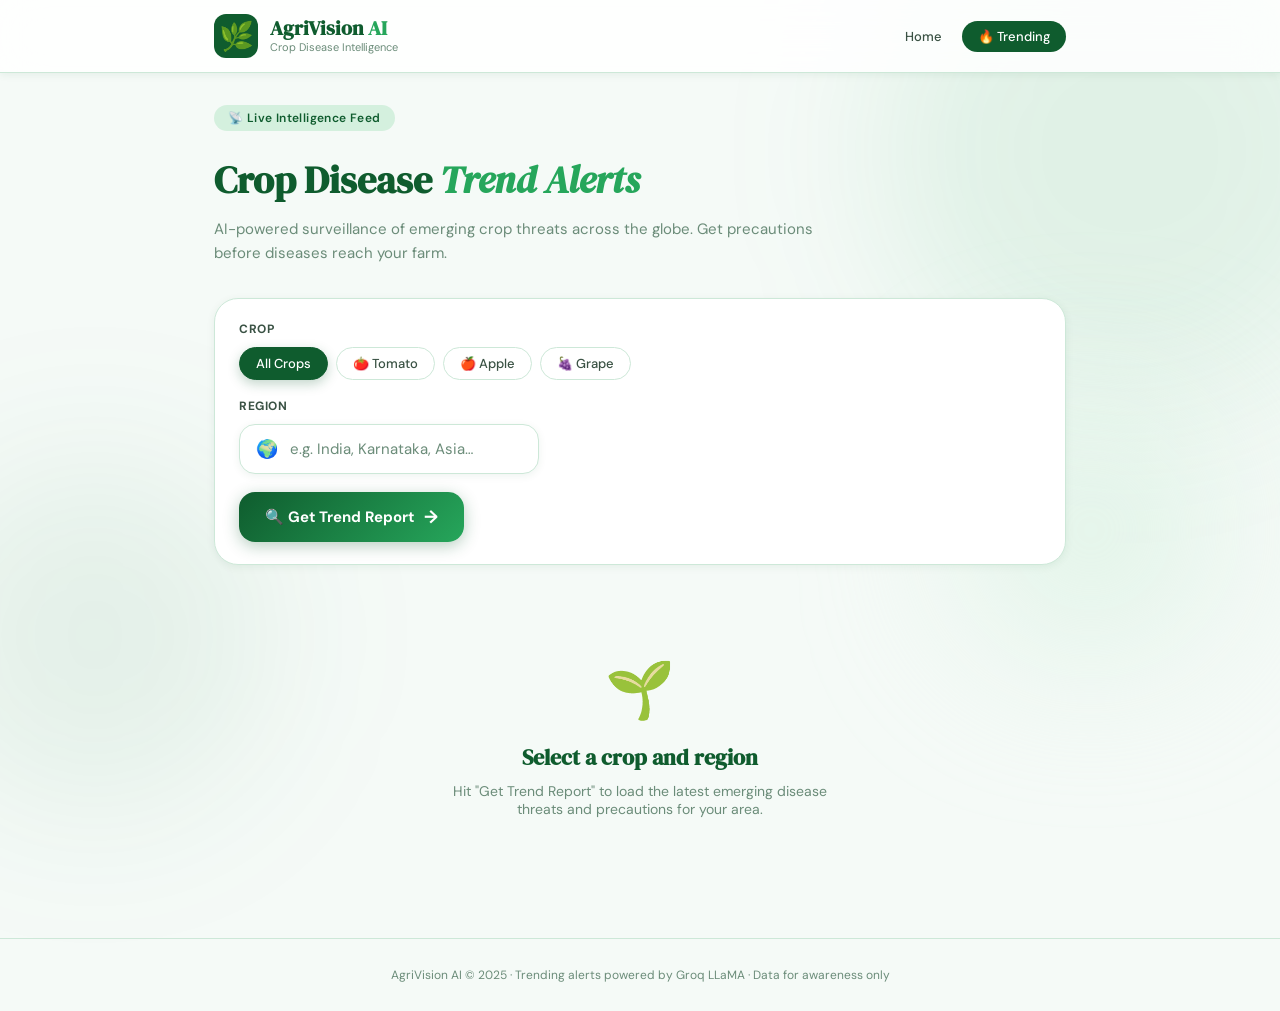
<file: frontend/news.html>
<!DOCTYPE html>
<html lang="en">
<head>
  <meta charset="UTF-8">
  <meta name="viewport" content="width=device-width, initial-scale=1.0">
  <title>Trending News — AgriVision AI</title>
  <link rel="preconnect" href="https://fonts.googleapis.com">
  <link rel="preconnect" href="https://fonts.gstatic.com" crossorigin>
  <link href="https://fonts.googleapis.com/css2?family=DM+Serif+Display:ital@0;1&family=DM+Sans:wght@300;400;500;600;700&display=swap" rel="stylesheet">
  <link rel="stylesheet" href="style.css">
  <link rel="stylesheet" href="news.css">
</head>
<body>

  <div class="bg-orb orb1"></div>
  <div class="bg-orb orb2"></div>
  <div class="bg-orb orb3"></div>

  <!-- Shared Header / Navbar -->
  <header class="header">
    <div class="header-inner">
      <div class="logo">
        <div class="logo-icon">🌿</div>
        <div>
          <h1>AgriVision <span>AI</span></h1>
          <p>Crop Disease Intelligence</p>
        </div>
      </div>
      <nav class="nav">
        <a href="index.html" class="nav-link">Home</a>
        <a href="news.html" class="nav-link active">🔥 Trending</a>
      </nav>
    </div>
  </header>

  <main class="main">

    <!-- Page Hero -->
    <section class="news-hero">
      <div class="news-hero-text">
        <span class="hero-tag">📡 Live Intelligence Feed</span>
        <h2>Crop Disease <em>Trend Alerts</em></h2>
        <p>AI-powered surveillance of emerging crop threats across the globe. Get precautions before diseases reach your farm.</p>
      </div>
    </section>

    <!-- Filter Bar -->
    <div class="filter-bar">
      <div class="filter-group">
        <label>Crop</label>
        <div class="chip-group" id="cropFilter">
          <button class="chip active" data-crop="All">All Crops</button>
          <button class="chip" data-crop="Tomato">🍅 Tomato</button>
          <button class="chip" data-crop="Apple">🍎 Apple</button>
          <button class="chip" data-crop="Grape">🍇 Grape</button>
        </div>
      </div>

      <div class="filter-group">
        <label>Region</label>
        <div class="location-wrap" style="max-width:300px">
          <span class="loc-icon">🌍</span>
          <input type="text" id="regionInput" class="location-input" placeholder="e.g. India, Karnataka, Asia…">
        </div>
      </div>

      <button class="fetch-btn" id="fetchBtn" onclick="fetchTrends()">
        <span>🔍 Get Trend Report</span>
        <span class="btn-arrow">→</span>
      </button>
    </div>

    <!-- Loader -->
    <div class="loader" id="loader">
      <div class="loader-ring"></div>
      <p>Scanning global crop disease intelligence…</p>
    </div>

    <!-- Error -->
    <div class="error-box" id="errorBox"></div>

    <!-- Cards Grid -->
    <div class="news-grid" id="newsGrid"></div>

    <!-- Empty State -->
    <div class="empty-state" id="emptyState">
      <div class="empty-icon">🌱</div>
      <h3>Select a crop and region</h3>
      <p>Hit "Get Trend Report" to load the latest emerging disease threats and precautions for your area.</p>
    </div>

  </main>

  <footer class="footer">
    <p>AgriVision AI &copy; 2025 · Trending alerts powered by Groq LLaMA · Data for awareness only</p>
  </footer>
  <script>
    window.ENV = { BACKEND_URL: "https://agrivision-backend-s050.onrender.com" };
  </script>
  <script src="news.js"></script>
</body>
</html>
</file>
<file: frontend/style.css>
/* ─── Reset & Base ─────────────────────────────────────────── */
*, *::before, *::after { box-sizing: border-box; margin: 0; padding: 0; }

:root {
  --green-dark:   #0f5c2e;
  --green-mid:    #1a7a40;
  --green-bright: #26a65b;
  --green-light:  #d4f0de;
  --green-pale:   #edf8f1;
  --white:        #ffffff;
  --off-white:    #f5faf7;
  --text-dark:    #111f17;
  --text-mid:     #3a5244;
  --text-soft:    #6b8c79;
  --border:       #cde8d8;
  --shadow-sm:    0 2px 8px rgba(15,92,46,.07);
  --shadow-md:    0 6px 24px rgba(15,92,46,.12);
  --shadow-lg:    0 12px 40px rgba(15,92,46,.16);
  --radius-sm:    8px;
  --radius-md:    16px;
  --radius-lg:    24px;
  --font-display: 'DM Serif Display', Georgia, serif;
  --font-body:    'DM Sans', system-ui, sans-serif;
  --transition:   .25s cubic-bezier(.4,0,.2,1);
}

html { scroll-behavior: smooth; }

body {
  font-family: var(--font-body);
  background: var(--off-white);
  color: var(--text-dark);
  min-height: 100vh;
  overflow-x: hidden;
  position: relative;
}

/* ─── Background Orbs ───────────────────────────────────────── */
.bg-orb {
  position: fixed;
  border-radius: 50%;
  filter: blur(80px);
  pointer-events: none;
  z-index: 0;
  animation: float 8s ease-in-out infinite alternate;
}
.orb1 { width: 500px; height: 500px; background: rgba(38,166,91,.10); top: -100px; right: -100px; animation-delay: 0s; }
.orb2 { width: 350px; height: 350px; background: rgba(26,122,64,.08); bottom: 10%; left: -80px; animation-delay: 3s; }
.orb3 { width: 250px; height: 250px; background: rgba(212,240,222,.6); top: 45%; right: 5%; animation-delay: 5s; }

@keyframes float {
  from { transform: translateY(0) scale(1); }
  to   { transform: translateY(-30px) scale(1.05); }
}

/* ─── Header ────────────────────────────────────────────────── */
.header {
  position: sticky;
  top: 0;
  z-index: 100;
  background: rgba(255,255,255,.85);
  backdrop-filter: blur(20px);
  border-bottom: 1px solid var(--border);
  box-shadow: var(--shadow-sm);
}
.header-inner {
  max-width: 900px;
  margin: 0 auto;
  padding: 14px 24px;
  display: flex;
  align-items: center;
  justify-content: space-between;
}
.logo { display: flex; align-items: center; gap: 12px; }
.logo-icon {
  font-size: 28px;
  background: var(--green-dark);
  width: 44px; height: 44px;
  border-radius: 12px;
  display: grid; place-items: center;
  animation: pulse-leaf 3s ease-in-out infinite;
}
@keyframes pulse-leaf {
  0%,100% { box-shadow: 0 0 0 0 rgba(15,92,46,.3); }
  50%      { box-shadow: 0 0 0 8px rgba(15,92,46,0); }
}
.logo h1 {
  font-family: var(--font-display);
  font-size: 20px;
  color: var(--green-dark);
  line-height: 1;
}
.logo h1 span { color: var(--green-bright); }
.logo p { font-size: 11px; color: var(--text-soft); margin-top: 2px; }

.nav { display: flex; gap: 4px; }
.nav-link {
  font-size: 13px;
  font-weight: 500;
  color: var(--text-mid);
  text-decoration: none;
  padding: 7px 16px;
  border-radius: 30px;
  transition: var(--transition);
}
.nav-link:hover { background: var(--green-light); color: var(--green-dark); }
.nav-link.active { background: var(--green-dark); color: white; }

/* ─── Main Layout ───────────────────────────────────────────── */
.main {
  max-width: 900px;
  margin: 0 auto;
  padding: 32px 24px 60px;
  position: relative;
  z-index: 1;
}

/* ─── Hero ──────────────────────────────────────────────────── */
.hero {
  display: flex;
  align-items: flex-start;
  justify-content: space-between;
  gap: 24px;
  margin-bottom: 40px;
  animation: slideUp .6s ease both;
}
.hero-text { flex: 1; }
.hero-tag {
  display: inline-block;
  background: var(--green-light);
  color: var(--green-dark);
  font-size: 12px;
  font-weight: 600;
  padding: 5px 14px;
  border-radius: 30px;
  margin-bottom: 14px;
  letter-spacing: .4px;
}
.hero-text h2 {
  font-family: var(--font-display);
  font-size: clamp(26px, 4vw, 38px);
  color: var(--green-dark);
  line-height: 1.25;
  margin-bottom: 12px;
}
.hero-text h2 em { font-style: italic; color: var(--green-bright); }
.hero-text p { font-size: 15px; color: var(--text-soft); line-height: 1.65; }
.hero-stats {
  display: flex;
  gap: 12px;
  flex-shrink: 0;
}
.stat {
  background: white;
  border: 1px solid var(--border);
  border-radius: var(--radius-md);
  padding: 16px 20px;
  text-align: center;
  box-shadow: var(--shadow-sm);
  transition: var(--transition);
}
.stat:hover { transform: translateY(-4px); box-shadow: var(--shadow-md); }
.stat span {
  display: block;
  font-family: var(--font-display);
  font-size: 26px;
  color: var(--green-dark);
  line-height: 1;
}
.stat label { font-size: 11px; color: var(--text-soft); font-weight: 500; margin-top: 4px; display: block; }

/* ─── Section ───────────────────────────────────────────────── */
.section {
  margin-bottom: 28px;
  animation: slideUp .5s ease both;
}
.section:nth-child(2) { animation-delay: .1s; }
.section:nth-child(3) { animation-delay: .2s; }
.section:nth-child(4) { animation-delay: .3s; }

@keyframes slideUp {
  from { opacity: 0; transform: translateY(20px); }
  to   { opacity: 1; transform: translateY(0); }
}

.section-label {
  font-size: 13px;
  font-weight: 700;
  color: var(--text-mid);
  letter-spacing: .5px;
  text-transform: uppercase;
  margin-bottom: 14px;
  display: flex;
  align-items: center;
  gap: 10px;
}
.step-badge {
  background: var(--green-dark);
  color: white;
  font-size: 11px;
  font-weight: 700;
  padding: 3px 9px;
  border-radius: 20px;
}
.optional { font-weight: 400; color: var(--text-soft); text-transform: none; font-size: 12px; }

/* ─── Crop Grid ─────────────────────────────────────────────── */
.crop-grid {
  display: grid;
  grid-template-columns: repeat(3, 1fr);
  gap: 14px;
}
.crop-card {
  background: white;
  border: 2px solid var(--border);
  border-radius: var(--radius-md);
  padding: 22px 16px 18px;
  text-align: center;
  cursor: pointer;
  position: relative;
  transition: var(--transition);
  overflow: hidden;
}
.crop-card::before {
  content: '';
  position: absolute;
  inset: 0;
  background: var(--green-light);
  opacity: 0;
  transition: var(--transition);
}
.crop-card:hover {
  border-color: var(--green-bright);
  transform: translateY(-5px);
  box-shadow: var(--shadow-md);
}
.crop-card:hover::before { opacity: .3; }
.crop-card.selected {
  border-color: var(--green-dark);
  background: var(--green-pale);
  box-shadow: 0 0 0 3px rgba(15,92,46,.15);
}
.crop-icon {
  font-size: 40px;
  margin-bottom: 10px;
  display: block;
  transition: transform .3s ease;
}
.crop-card:hover .crop-icon { transform: scale(1.15) rotate(-5deg); }
.crop-card.selected .crop-icon { animation: bounce-icon .4s ease; }
@keyframes bounce-icon {
  0%   { transform: scale(1); }
  50%  { transform: scale(1.25); }
  100% { transform: scale(1); }
}
.crop-name { font-weight: 700; font-size: 16px; color: var(--text-dark); position: relative; z-index: 1; }
.crop-diseases { font-size: 11px; color: var(--text-soft); margin-top: 4px; position: relative; z-index: 1; }
.crop-check {
  position: absolute;
  top: 10px; right: 10px;
  background: var(--green-dark);
  color: white;
  width: 22px; height: 22px;
  border-radius: 50%;
  font-size: 12px;
  display: grid; place-items: center;
  opacity: 0;
  transform: scale(0);
  transition: var(--transition);
}
.crop-card.selected .crop-check { opacity: 1; transform: scale(1); }

/* ─── Location ──────────────────────────────────────────────── */
.location-wrap {
  background: white;
  border: 1.5px solid var(--border);
  border-radius: var(--radius-md);
  display: flex;
  align-items: center;
  gap: 12px;
  padding: 0 16px;
  transition: var(--transition);
  box-shadow: var(--shadow-sm);
}
.location-wrap:focus-within {
  border-color: var(--green-bright);
  box-shadow: 0 0 0 3px rgba(38,166,91,.15);
}
.loc-icon { font-size: 18px; flex-shrink: 0; }
.location-input {
  flex: 1;
  border: none;
  outline: none;
  padding: 14px 0;
  font-family: var(--font-body);
  font-size: 15px;
  color: var(--text-dark);
  background: transparent;
}
.location-input::placeholder { color: var(--text-soft); }

/* ─── Upload ────────────────────────────────────────────────── */
.upload-area {
  background: white;
  border: 2px dashed var(--border);
  border-radius: var(--radius-lg);
  min-height: 200px;
  display: flex;
  align-items: center;
  justify-content: center;
  cursor: pointer;
  overflow: hidden;
  position: relative;
  transition: var(--transition);
  box-shadow: var(--shadow-sm);
}
.upload-area:hover {
  border-color: var(--green-bright);
  background: var(--green-pale);
  transform: scale(1.01);
  box-shadow: var(--shadow-md);
}
.upload-idle { text-align: center; padding: 40px 24px; }
.upload-icon { font-size: 40px; margin-bottom: 12px; }
.upload-title { font-weight: 600; font-size: 16px; color: var(--text-dark); margin-bottom: 6px; }
.upload-sub { font-size: 13px; color: var(--text-soft); }

#preview {
  width: 100%;
  height: 100%;
  max-height: 400px;
  object-fit: contain;
  display: none;
  padding: 12px;
  border-radius: var(--radius-lg);
  animation: fadeIn .4s ease;
}
@keyframes fadeIn { from { opacity: 0; } to { opacity: 1; } }

/* ─── Analyze Button ────────────────────────────────────────── */
.analyze-btn {
  width: 100%;
  padding: 18px;
  background: linear-gradient(135deg, var(--green-dark), var(--green-bright));
  color: white;
  font-family: var(--font-body);
  font-size: 17px;
  font-weight: 700;
  border: none;
  border-radius: var(--radius-md);
  cursor: pointer;
  display: flex;
  align-items: center;
  justify-content: center;
  gap: 10px;
  transition: var(--transition);
  box-shadow: 0 4px 20px rgba(15,92,46,.3);
  letter-spacing: .3px;
  position: relative;
  overflow: hidden;
  animation: slideUp .5s .4s ease both;
}
.analyze-btn::after {
  content: '';
  position: absolute;
  inset: 0;
  background: white;
  opacity: 0;
  transition: var(--transition);
}
.analyze-btn:hover:not(:disabled) {
  transform: translateY(-3px);
  box-shadow: 0 8px 28px rgba(15,92,46,.4);
}
.analyze-btn:hover:not(:disabled)::after { opacity: .06; }
.analyze-btn:active:not(:disabled) { transform: translateY(0); }
.analyze-btn:disabled {
  background: #b0c4b8;
  cursor: not-allowed;
  box-shadow: none;
}
.btn-icon { font-size: 20px; }
.btn-arrow {
  margin-left: auto;
  font-size: 18px;
  transition: transform var(--transition);
}
.analyze-btn:hover:not(:disabled) .btn-arrow { transform: translateX(5px); }

/* ─── Loader ────────────────────────────────────────────────── */
.loader {
  display: none;
  flex-direction: column;
  align-items: center;
  gap: 16px;
  padding: 40px;
  margin-top: 24px;
}
.loader-ring {
  width: 48px; height: 48px;
  border: 4px solid var(--green-light);
  border-top-color: var(--green-dark);
  border-radius: 50%;
  animation: spin .8s linear infinite;
}
@keyframes spin { to { transform: rotate(360deg); } }
.loader p { color: var(--text-soft); font-size: 14px; }

/* ─── Error ─────────────────────────────────────────────────── */
.error-box {
  display: none;
  background: #fff5f5;
  border: 1.5px solid #fca5a5;
  color: #dc2626;
  border-radius: var(--radius-md);
  padding: 16px 20px;
  margin-top: 20px;
  font-size: 14px;
  font-weight: 500;
}

/* ─── Result Card ───────────────────────────────────────────── */
.result-card {
  display: none;
  background: white;
  border-radius: var(--radius-lg);
  border: 1.5px solid var(--border);
  box-shadow: var(--shadow-lg);
  margin-top: 32px;
  overflow: hidden;
  animation: slideUp .5s ease both;
}
.result-header {
  background: linear-gradient(135deg, var(--green-dark), var(--green-mid));
  padding: 24px 28px;
  color: white;
}
.result-header h3 {
  font-family: var(--font-display);
  font-size: 22px;
  margin-bottom: 12px;
}

/* Badges */
.badges { display: flex; flex-wrap: wrap; gap: 8px; }
.badge {
  display: inline-flex;
  align-items: center;
  padding: 5px 14px;
  border-radius: 30px;
  font-size: 12px;
  font-weight: 600;
  background: rgba(255,255,255,.2);
  color: white;
  backdrop-filter: blur(4px);
  border: 1px solid rgba(255,255,255,.3);
  transition: var(--transition);
}
.badge:hover { background: rgba(255,255,255,.3); transform: translateY(-2px); }
.badge.severity-low    { background: rgba(74,222,128,.3); border-color: rgba(74,222,128,.5); }
.badge.severity-moderate { background: rgba(251,191,36,.3); border-color: rgba(251,191,36,.5); }
.badge.severity-high   { background: rgba(248,113,113,.3); border-color: rgba(248,113,113,.5); }

/* Result Grid */
.result-grid {
  display: grid;
  grid-template-columns: 1fr 1fr;
  gap: 0;
}
.result-panel {
  padding: 24px 28px;
  border-bottom: 1px solid var(--border);
}
.result-panel:first-child { border-right: 1px solid var(--border); }

.panel-title {
  font-size: 13px;
  font-weight: 700;
  color: var(--text-mid);
  text-transform: uppercase;
  letter-spacing: .6px;
  margin-bottom: 16px;
  display: flex;
  align-items: center;
  gap: 8px;
}
.panel-title::after {
  content: '';
  flex: 1;
  height: 1px;
  background: var(--border);
}

/* Top 3 */
.top3-list { display: flex; flex-direction: column; gap: 10px; }
.top3-item {
  background: var(--off-white);
  border: 1px solid var(--border);
  border-radius: var(--radius-sm);
  padding: 12px 16px;
  display: flex;
  align-items: center;
  justify-content: space-between;
  font-size: 13px;
  font-weight: 500;
  color: var(--text-dark);
  transition: var(--transition);
}
.top3-item:hover { background: var(--green-pale); border-color: var(--green-bright); transform: translateX(4px); }
.top3-item:first-child { border-color: var(--green-bright); background: var(--green-pale); }
.top3-item span {
  background: var(--green-dark);
  color: white;
  font-weight: 700;
  font-size: 12px;
  padding: 3px 10px;
  border-radius: 20px;
}

/* Chart */
.chart-wrap {
  position: relative;
  width: 100%;
  height: 180px;
}
.chart-wrap canvas { width: 100% !important; height: 100% !important; }

/* Severity */
.severity-section { padding: 20px 28px; border-bottom: 1px solid var(--border); }
.severity-track {
  background: #f0f0f0;
  border-radius: 30px;
  height: 16px;
  overflow: visible;
  position: relative;
  margin-bottom: 8px;
  box-shadow: inset 0 2px 4px rgba(0,0,0,.08);
}
.severity-fill {
  height: 100%;
  border-radius: 30px;
  width: 0%;
  transition: width .8s cubic-bezier(.4,0,.2,1), background .4s ease;
  position: relative;
}
.severity-fill::after {
  content: '';
  position: absolute;
  right: -2px; top: 50%;
  transform: translateY(-50%);
  width: 22px; height: 22px;
  background: white;
  border-radius: 50%;
  border: 3px solid currentColor;
  box-shadow: 0 2px 6px rgba(0,0,0,.2);
}
.severity-labels {
  display: flex;
  justify-content: space-between;
  font-size: 11px;
  color: var(--text-soft);
  font-weight: 500;
  padding: 0 4px;
}

/* Recommendation */
.rec-section { padding: 24px 28px; }
.rec-box {
  background: var(--green-pale);
  border-left: 4px solid var(--green-dark);
  border-radius: 0 var(--radius-sm) var(--radius-sm) 0;
  padding: 20px 20px 20px 24px;
  font-size: 14px;
  line-height: 1.8;
  color: var(--text-dark);
  white-space: pre-wrap;
}
.rec-heading {
  font-weight: 700;
  font-size: 15px;
  color: var(--green-dark);
  display: block;
  margin-top: 12px;
  margin-bottom: 4px;
}
.rec-heading:first-child { margin-top: 0; }
.rec-subtext { color: var(--text-mid); }

/* ─── Result Header Layout ──────────────────────────────────── */
.result-header-top {
  display: flex;
  align-items: center;
  justify-content: space-between;
  margin-bottom: 12px;
  flex-wrap: wrap;
  gap: 10px;
}

/* ─── Download Button ───────────────────────────────────────── */
.download-btn {
  display: inline-flex;
  align-items: center;
  gap: 7px;
  padding: 9px 18px;
  background: rgba(255,255,255,.15);
  color: white;
  font-family: var(--font-body);
  font-size: 13px;
  font-weight: 600;
  border: 1.5px solid rgba(255,255,255,.4);
  border-radius: 30px;
  cursor: pointer;
  transition: var(--transition);
  backdrop-filter: blur(6px);
  width: auto;
  box-shadow: none;
}
.download-btn:hover {
  background: rgba(255,255,255,.28);
  border-color: rgba(255,255,255,.7);
  transform: translateY(-2px);
  box-shadow: 0 4px 14px rgba(0,0,0,.15);
}
.download-btn:active { transform: translateY(0); }
.download-btn.loading {
  opacity: .7;
  cursor: not-allowed;
  pointer-events: none;
}
.download-btn .spin {
  display: inline-block;
  animation: spin .7s linear infinite;
}

/* ─── Footer ────────────────────────────────────────────────── */
.footer {
  text-align: center;
  padding: 28px;
  font-size: 12px;
  color: var(--text-soft);
  border-top: 1px solid var(--border);
  position: relative;
  z-index: 1;
}

/* ─── Responsive ────────────────────────────────────────────── */
@media (max-width: 700px) {
  .header-inner { flex-wrap: wrap; gap: 12px; }
  .hero { flex-direction: column; }
  .hero-stats { width: 100%; justify-content: space-between; }
  .stat { flex: 1; padding: 12px 8px; }
  .crop-grid { grid-template-columns: repeat(3, 1fr); gap: 10px; }
  .crop-card { padding: 16px 10px 14px; }
  .crop-icon { font-size: 30px; }
  .crop-name { font-size: 14px; }
  .crop-diseases { font-size: 10px; }
  .result-grid { grid-template-columns: 1fr; }
  .result-panel:first-child { border-right: none; }
  .main { padding: 20px 16px 50px; }
}

@media (max-width: 480px) {
  .crop-grid { grid-template-columns: 1fr 1fr 1fr; }
  .nav { display: none; }
}
</file>
<file: frontend/news.css>
/* ─── News Page Specific Styles ─────────────────────────────── */

/* Update nav active link for this page */
.nav-link.active {
  background: var(--green-dark);
  color: white;
}

/* ─── News Hero ─────────────────────────────────────────────── */
.news-hero {
  margin-bottom: 32px;
  animation: slideUp .6s ease both;
}
.news-hero-text { max-width: 620px; }
.news-hero-text h2 {
  font-family: var(--font-display);
  font-size: clamp(26px, 4vw, 38px);
  color: var(--green-dark);
  line-height: 1.25;
  margin: 12px 0;
}
.news-hero-text h2 em { font-style: italic; color: var(--green-bright); }
.news-hero-text p { font-size: 15px; color: var(--text-soft); line-height: 1.65; }

/* ─── Filter Bar ────────────────────────────────────────────── */
.filter-bar {
  background: white;
  border: 1.5px solid var(--border);
  border-radius: var(--radius-lg);
  padding: 22px 24px;
  margin-bottom: 28px;
  box-shadow: var(--shadow-sm);
  display: flex;
  flex-direction: column;
  gap: 18px;
  animation: slideUp .5s .1s ease both;
}

.filter-group { display: flex; flex-direction: column; gap: 10px; }
.filter-group > label {
  font-size: 12px;
  font-weight: 700;
  color: var(--text-mid);
  text-transform: uppercase;
  letter-spacing: .6px;
}

/* Chips */
.chip-group { display: flex; flex-wrap: wrap; gap: 8px; }
.chip {
  padding: 7px 16px;
  border-radius: 30px;
  border: 1.5px solid var(--border);
  background: white;
  color: var(--text-mid);
  font-family: var(--font-body);
  font-size: 13px;
  font-weight: 500;
  cursor: pointer;
  transition: var(--transition);
}
.chip:hover {
  border-color: var(--green-bright);
  color: var(--green-dark);
  background: var(--green-pale);
  transform: translateY(-2px);
}
.chip.active {
  background: var(--green-dark);
  color: white;
  border-color: var(--green-dark);
  box-shadow: 0 4px 12px rgba(15,92,46,.25);
}

/* Fetch button */
.fetch-btn {
  align-self: flex-start;
  display: inline-flex;
  align-items: center;
  gap: 10px;
  padding: 13px 26px;
  background: linear-gradient(135deg, var(--green-dark), var(--green-bright));
  color: white;
  font-family: var(--font-body);
  font-size: 15px;
  font-weight: 700;
  border: none;
  border-radius: var(--radius-md);
  cursor: pointer;
  transition: var(--transition);
  box-shadow: 0 4px 16px rgba(15,92,46,.3);
  position: relative;
  overflow: hidden;
}
.fetch-btn::after {
  content: '';
  position: absolute;
  inset: 0;
  background: white;
  opacity: 0;
  transition: var(--transition);
}
.fetch-btn:hover {
  transform: translateY(-3px);
  box-shadow: 0 8px 24px rgba(15,92,46,.4);
}
.fetch-btn:hover::after { opacity: .07; }
.fetch-btn:hover .btn-arrow { transform: translateX(5px); }
.fetch-btn:disabled { background: #b0c4b8; cursor: not-allowed; box-shadow: none; transform: none; }

/* ─── News Grid ─────────────────────────────────────────────── */
.news-grid {
  display: grid;
  grid-template-columns: repeat(auto-fill, minmax(290px, 1fr));
  gap: 20px;
  animation: fadeIn .5s ease both;
}

/* ─── News Card ─────────────────────────────────────────────── */
.news-card {
  background: white;
  border: 1.5px solid var(--border);
  border-radius: var(--radius-lg);
  overflow: hidden;
  box-shadow: var(--shadow-sm);
  transition: var(--transition);
  display: flex;
  flex-direction: column;
  animation: cardIn .4s ease both;
}
.news-card:hover {
  transform: translateY(-6px);
  box-shadow: var(--shadow-lg);
  border-color: var(--green-bright);
}

@keyframes cardIn {
  from { opacity: 0; transform: translateY(16px); }
  to   { opacity: 1; transform: translateY(0); }
}

/* Stagger animation delays */
.news-card:nth-child(1) { animation-delay: .05s; }
.news-card:nth-child(2) { animation-delay: .10s; }
.news-card:nth-child(3) { animation-delay: .15s; }
.news-card:nth-child(4) { animation-delay: .20s; }
.news-card:nth-child(5) { animation-delay: .25s; }
.news-card:nth-child(6) { animation-delay: .30s; }

.card-header {
  padding: 18px 20px 14px;
  display: flex;
  align-items: flex-start;
  justify-content: space-between;
  gap: 12px;
}
.card-crop-badge {
  display: inline-flex;
  align-items: center;
  gap: 6px;
  background: var(--green-light);
  color: var(--green-dark);
  font-size: 12px;
  font-weight: 700;
  padding: 4px 12px;
  border-radius: 20px;
}
.threat-level {
  font-size: 11px;
  font-weight: 700;
  padding: 4px 10px;
  border-radius: 20px;
  letter-spacing: .3px;
}
.threat-high     { background: #fef2f2; color: #dc2626; border: 1px solid #fca5a5; }
.threat-moderate { background: #fffbeb; color: #d97706; border: 1px solid #fcd34d; }
.threat-low      { background: #f0fdf4; color: #16a34a; border: 1px solid #86efac; }

.card-body { padding: 0 20px 18px; flex: 1; }
.card-disease {
  font-family: var(--font-display);
  font-size: 18px;
  color: var(--text-dark);
  margin-bottom: 6px;
  line-height: 1.3;
}
.card-region {
  font-size: 12px;
  color: var(--text-soft);
  margin-bottom: 14px;
  display: flex;
  align-items: center;
  gap: 4px;
}

/* Accordion sections inside card */
.card-section { border-top: 1px solid var(--border); }
.card-section-toggle {
  width: 100%;
  background: none;
  border: none;
  padding: 12px 20px;
  display: flex;
  align-items: center;
  justify-content: space-between;
  font-family: var(--font-body);
  font-size: 13px;
  font-weight: 700;
  color: var(--green-dark);
  cursor: pointer;
  transition: var(--transition);
  text-align: left;
}
.card-section-toggle:hover { background: var(--green-pale); }
.toggle-arrow {
  font-size: 12px;
  transition: transform var(--transition);
  color: var(--text-soft);
}
.card-section.open .toggle-arrow { transform: rotate(180deg); }

.card-section-body {
  max-height: 0;
  overflow: hidden;
  transition: max-height .35s cubic-bezier(.4,0,.2,1);
}
.card-section.open .card-section-body { max-height: 400px; }
.card-section-body p {
  padding: 0 20px 16px;
  font-size: 13px;
  color: var(--text-mid);
  line-height: 1.75;
}

/* Spread indicator */
.spread-row {
  padding: 10px 20px 16px;
  display: flex;
  align-items: center;
  gap: 10px;
  font-size: 12px;
  color: var(--text-soft);
}
.spread-dots { display: flex; gap: 4px; }
.spread-dot {
  width: 10px; height: 10px;
  border-radius: 50%;
  background: var(--border);
}
.spread-dot.active { background: var(--green-bright); }
.spread-dot.active.warn  { background: #f59e0b; }
.spread-dot.active.danger { background: #ef4444; }

/* ─── Empty State ───────────────────────────────────────────── */
.empty-state {
  text-align: center;
  padding: 60px 24px;
  animation: fadeIn .5s ease both;
}
.empty-icon { font-size: 56px; margin-bottom: 16px; }
.empty-state h3 {
  font-family: var(--font-display);
  font-size: 22px;
  color: var(--green-dark);
  margin-bottom: 10px;
}
.empty-state p { font-size: 14px; color: var(--text-soft); max-width: 380px; margin: 0 auto; }

/* ─── Responsive ────────────────────────────────────────────── */
@media (max-width: 640px) {
  .fetch-btn { width: 100%; justify-content: center; }
  .news-grid { grid-template-columns: 1fr; }
}
</file>
